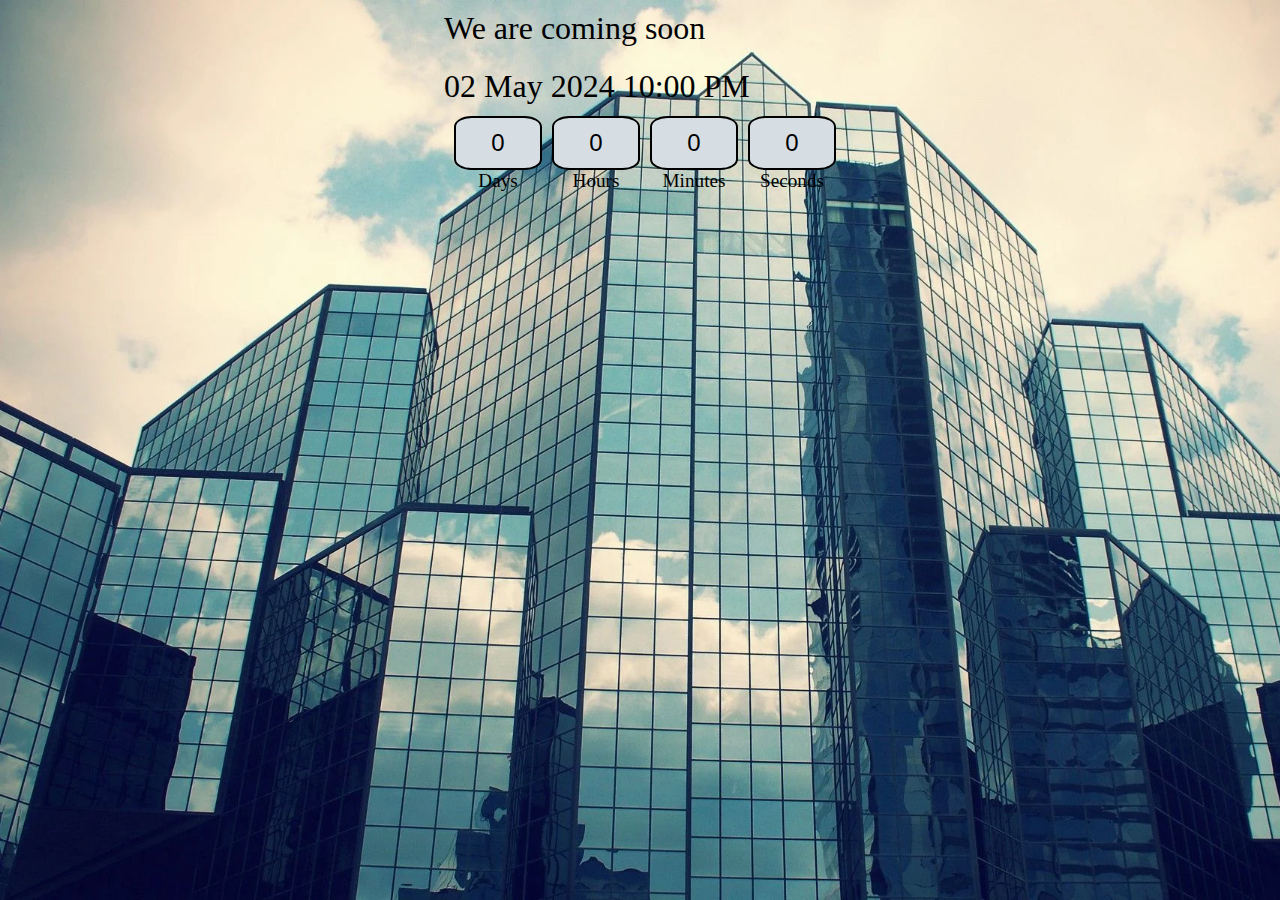
<file: p1 countdown/index.html>
<!DOCTYPE html>
<html lang="en">
<head>
    <meta charset="UTF-8">
    <meta name="viewport" content="width=device-width, initial-scale=1.0">
    <title>count Down</title>
    <link rel="stylesheet" href="style.css">
</head>
<body>
    
    <div class="container">
        <div class="overlays">
            <div class="title">We are coming soon</div>
            <div class="title" id="end-date">30 April 2024 10:00 PM</div>

            <div class="col">
                <div>
                    <input type="text" readonly value="0">
                    <br>
                    <label for="">Days</label>
                </div>

                <div>
                    <input type="text" readonly value="0">
                    <br>
                    <label for="">Hours</label>
                </div>

                <div>
                    <input type="text" readonly value="0">
                    <br>
                    <label for="">Minutes</label>
                </div>

                <div>
                    <input type="text" readonly value="0">
                    <br>
                    <label for="">Seconds</label>
                </div>
            </div>
        </div>
    </div>

    <script src="app.js"></script>
</body>
</html>
</file>
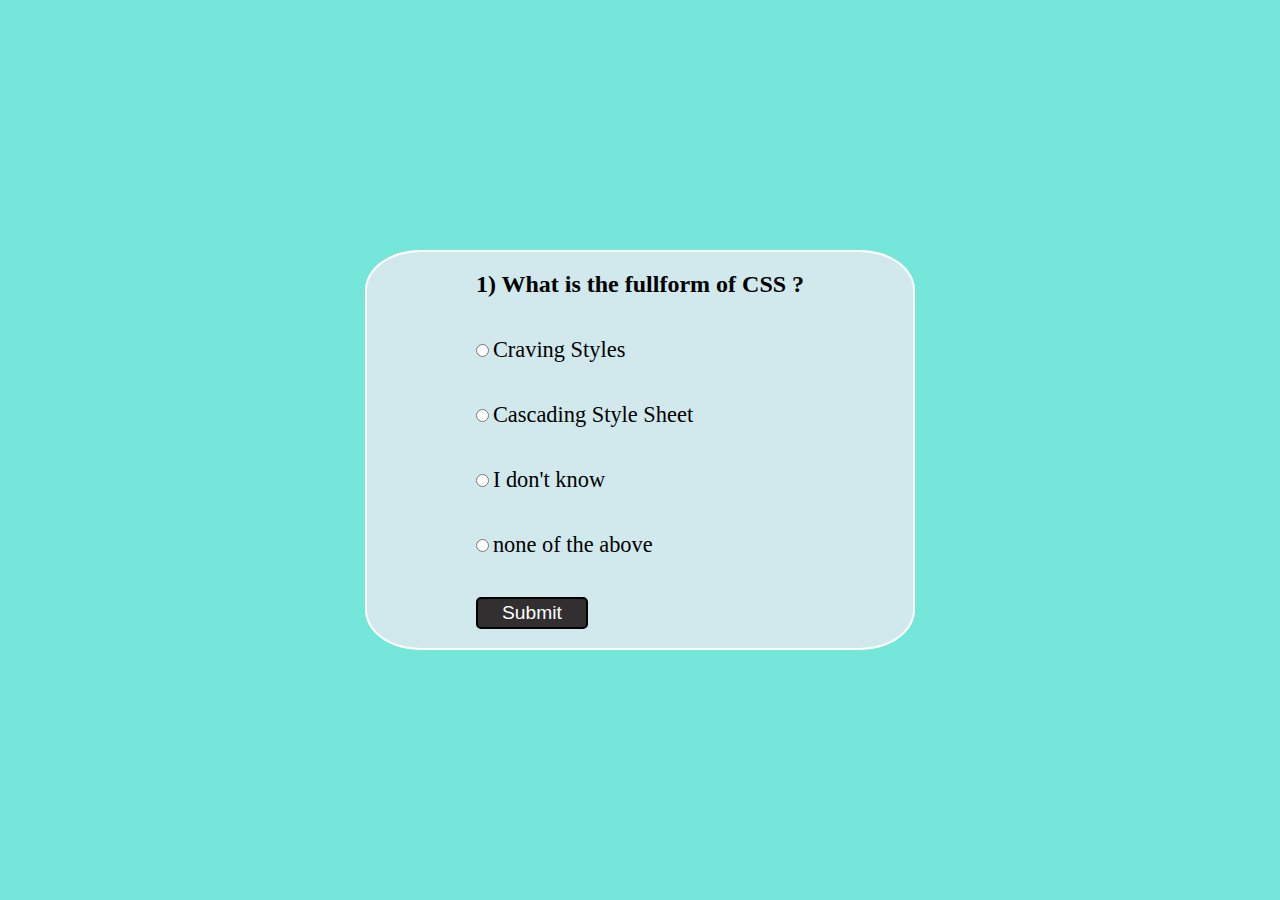
<file: quiz app/index.html>
<!DOCTYPE html>
<html lang="en">
<head>
    <meta charset="UTF-8">
    <meta name="viewport" content="width=device-width, initial-scale=1.0">
    <title>Quiz</title>
    <link rel="stylesheet" href="style.css">
</head>
<body>
    <div class="main">
        <div class="box">
            <div class="col-box">
                <h2 id="question">Lorem ipsum dolor sit amet consectet ?</h2>
            </div>

            <div class="col-box">
                <input type="radio" class="option" value="a" id="first" required>
                <label for="first">Testing 1</label>
            </div>
            <div class="col-box">
                <input type="radio" class="option" value="b" id="second" required>
                <label for="second">Testing 2</label>
            </div>
            <div class="col-box">
                <input type="radio" class="option" value="c" id="third" required>
                <label for="first">Testing 3</label>
            </div>
            <div class="col-box">
                <input type="radio" class="option" value="d" id="fourth" required>
                <label for="fourth">Testing 4</label>
            </div>

            <button id="submitbtn">Submit</button>
        </div>
    </div>

    <script src="app.js"></script>
</body>
</html>
</file>
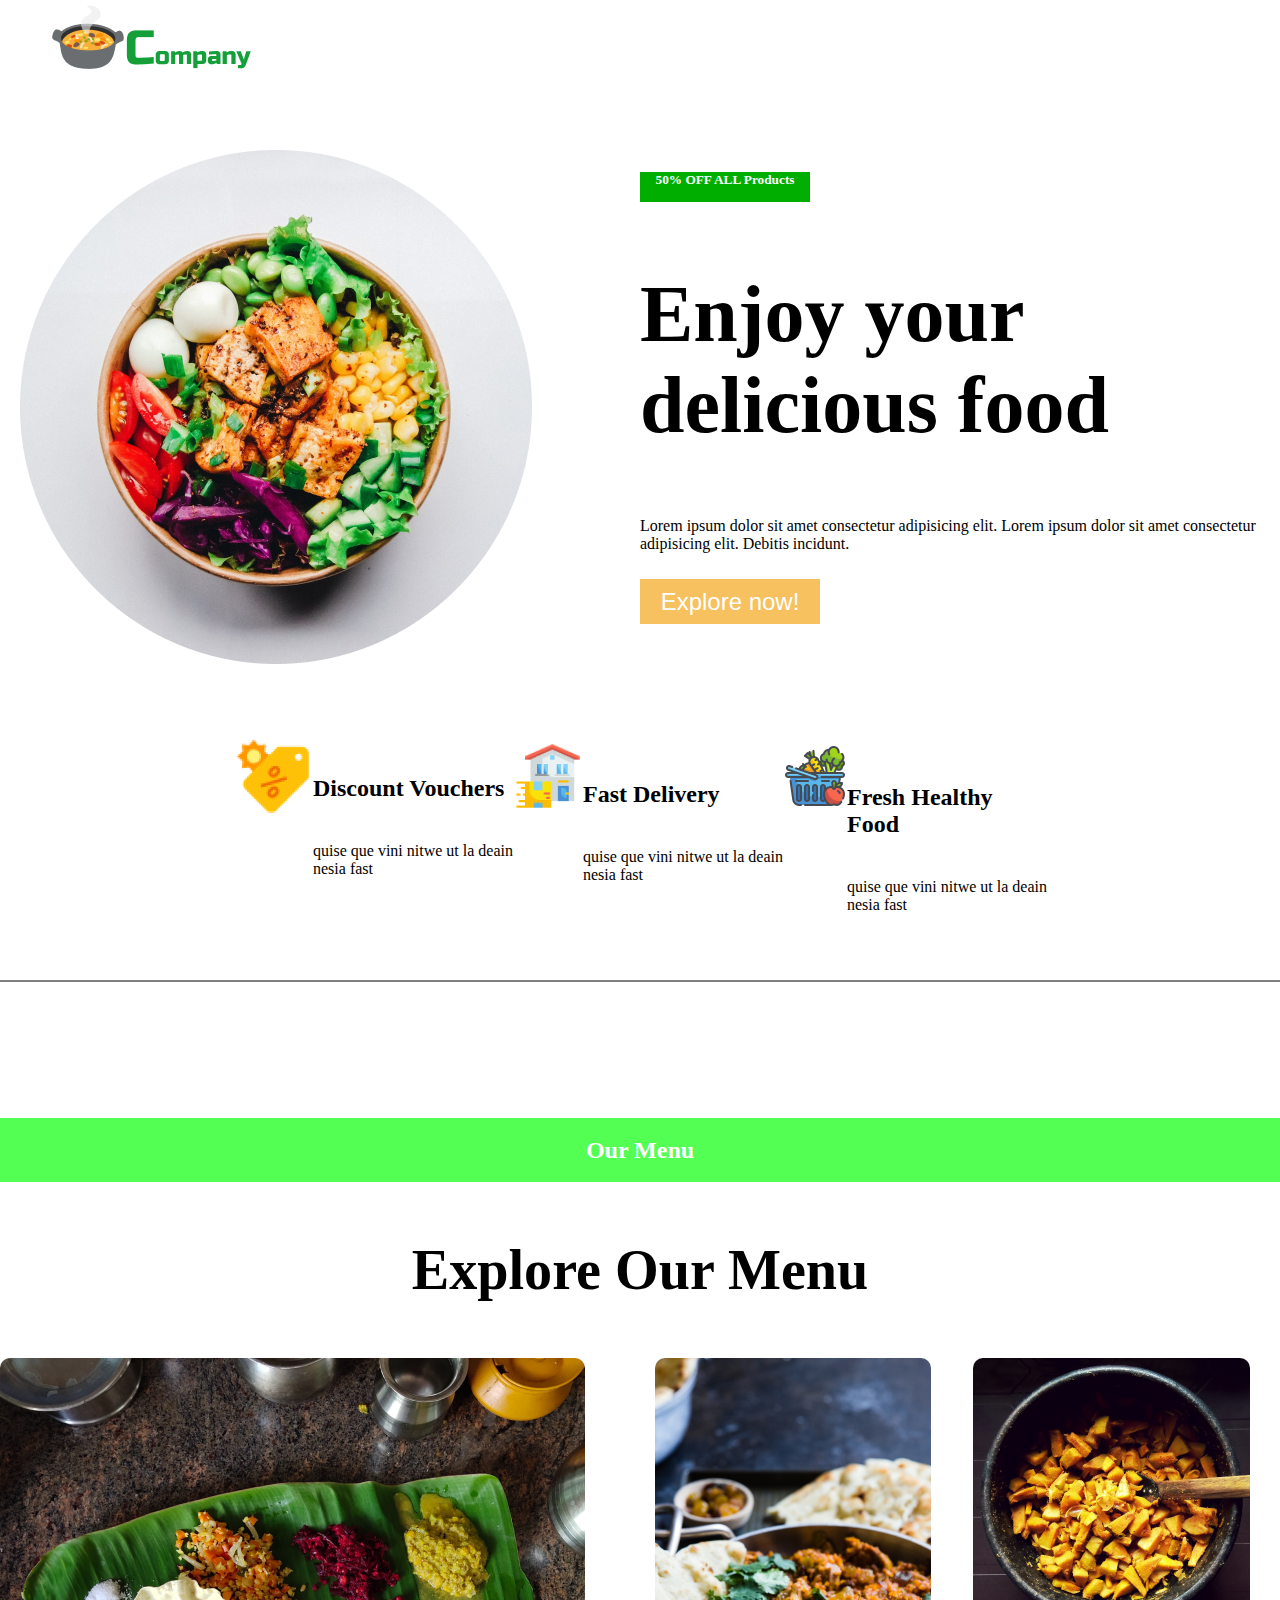
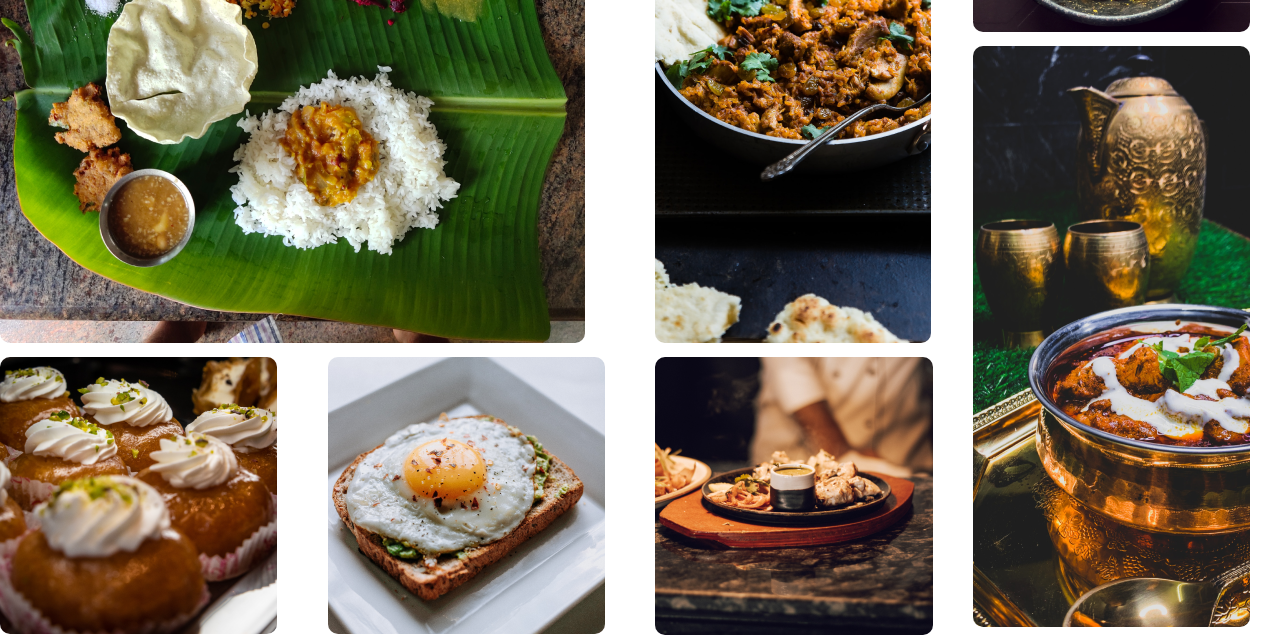
<file: restaurant web/restau.html>
<!DOCTYPE html>
<html lang="en">
<head>
    <meta charset="UTF-8">
    <meta name="viewport" content="width=device-width, initial-scale=1.0">
    <link rel="stylesheet" href="restau.css">
    <title>The Cooking Company</title>
</head>
<body>
    <div class="topcontainer">
        <div class="logo">
            <img src="logo.png">
        </div>
    </div>
    <div class="welcome">
        <div class="introdish">
            <img src="hero_image.png" alt="">
        </div>
        <div class="introinfo">
            <div class="offer">
                <h5>50% OFF ALL Products</h5>
            </div>
            <div class="infotext">
                <h2>Enjoy your delicious food</h2>
                <p>Lorem ipsum dolor sit amet consectetur adipisicing elit.
                   Lorem ipsum dolor sit amet consectetur adipisicing elit. Debitis incidunt.
                </p>
            </div>
            <button class="explorebtn">Explore now!</button>
        </div>
    </div>
    <div class="midcontainer">
        <div class="feature">
            <div class="dis_icon">
                <img src="discount.png" alt="">
            </div>
            <div class="dis_info">
                <h5>Discount Vouchers</h5>
                <p>quise que vini nitwe ut la deain nesia fast</p>
            </div>
        </div>
        <div class="feature">
            <div class="dis_icon">
                <img src="delivery.png" alt="">
            </div>
            <div class="dis_info">
                <h5>Fast Delivery</h5>
                <p>quise que vini nitwe ut la deain nesia fast</p>
            </div>
        </div>
        <div class="feature">
            <div class="dis_icon">
                <img src="fresh.png" alt="">
            </div>
            <div class="dis_info">
                <h5>Fresh Healthy Food</h5>
                <p>quise que vini nitwe ut la deain nesia fast</p>
            </div>
        </div>
    </div>

    <div class="footer">
        <div class="line"></div>
    </div>

    <div class="menu_container">
        <div class="our_menu">Our Menu</div>
        <div class="heading">
            <h3>Explore Our Menu</h3>
        </div>
        <div class="grid">
            <div class="grid_item1">
                <img class="grid_image" src="grid_image1.png" alt="">
            </div>
            <div class="grid_item2">
                <img class="grid_image" src="grid_image2.png" alt="">
            </div>
            <div class="grid_item3">
                <img class="grid_image" src="grid_image3.png" alt="">
            </div>
            <div class="grid_item4">
                <img class="grid_image" src="grid_image4.png" alt="">
            </div>
            <div class="grid_item5">
                <img class="grid_image" src="grid_image5.png" alt="">
            </div>
            <div class="grid_item6">
                <img class="grid_image" src="grid_image6.png" alt="">
            </div>
            <div class="grid_item7">
                <img class="grid_image" src="grid_image7.png" alt="">
            </div>
            
        </div>
    </div>
</body>
</html>
</file>
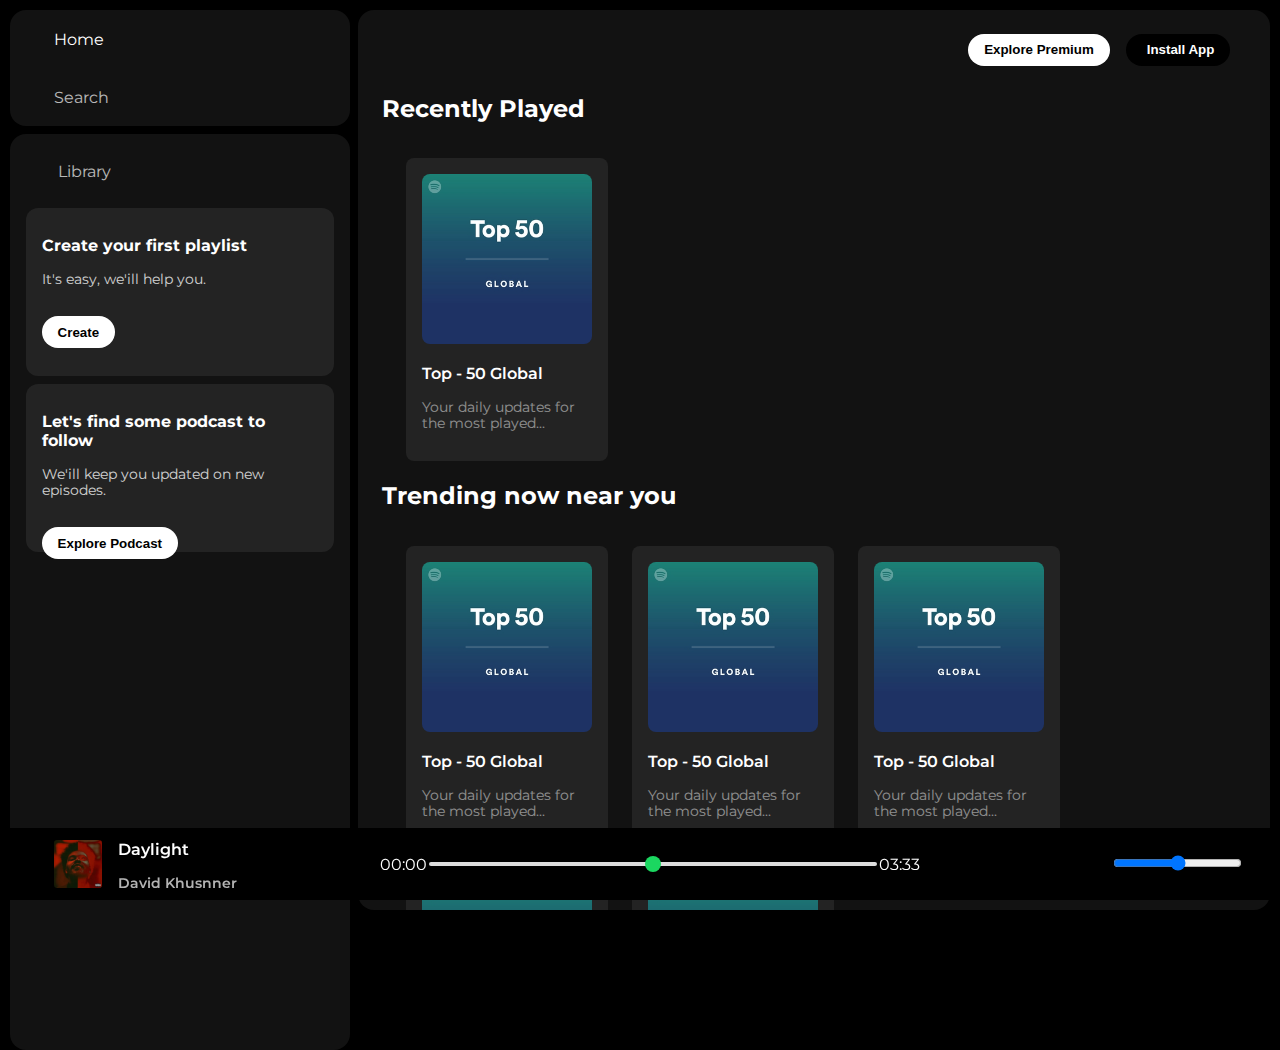
<file: spotify clone/spo.html>
<!DOCTYPE html>
<html lang="en">
<head>
    <meta charset="UTF-8">
    <meta name="viewport" content="width=device-width, initial-scale=1.0">
    <link rel="stylesheet" href="https://cdnjs.cloudflare.com/ajax/libs/font-awesome/6.5.2/css/all.min.css" integrity="sha512-SnH5WK+bZxgPHs44uWIX+LLJAJ9/2PkPKZ5QiAj6Ta86w+fsb2TkcmfRyVX3pBnMFcV7oQPJkl9QevSCWr3W6A==" crossorigin="anonymous" referrerpolicy="no-referrer" />
    <title>Spotify - Web Player : Music for everyone</title>
    <link rel="preconnect" href="https://fonts.googleapis.com">
    <link rel="preconnect" href="https://fonts.gstatic.com" crossorigin>
    <link href="https://fonts.googleapis.com/css2?family=Montserrat:wght@100..900&display=swap" rel="stylesheet">
    <link rel="stylesheet" href="spo.css">
</head>
<body>
    <div class="main">
        <div class="sidebar">
            <div class="nav">
                <div class="nav-option" style="opacity: 1;">
                    <i class="fa-solid fa-house"></i>
                    <a href="#">Home</a>
                </div>
                <div class="nav-option">
                    <i class="fa-solid fa-magnifying-glass"></i>
                    <a href="#">Search</a>
                </div>
            </div>
            <div class="library">
                <div class="options">
                    <div class="lib-option nav-option">
                        <i class="fa-solid fa-bookmark"></i>
                        <a href="#">Library</a>
                    </div>
                    <div class="icon">
                        <i class="fa-solid fa-plus"></i>
                        <i class="fa-solid fa-arrow-right"></i>
                    </div>
                </div>
                <div class="lib-box">
                    <div class="box">
                        <p class="box-p1">Create your first playlist</p>
                        <p class="box-p2">It's easy, we'ill help you.</p>
                        <button class="badge">Create</button>
                    </div>
                    <div class="box">
                        <p class="box-p1">Let's find some podcast to follow</p>
                        <p class="box-p2">We'ill keep you updated on new episodes.</p>
                        <button class="badge">Explore Podcast</button>
                    </div>
                </div>
            </div>
        </div>
        <div class="main-content">
            <div class="sticky-nav">
                <div class="sticky-nav-icons">
                    <i class="fa-solid fa-chevron-left"></i>
                    <i class="fa-solid fa-chevron-right hide"></i>
                </div>
                <div class="sticky-nav-btn">
                    <button class="badge nav-item hide">Explore Premium</button>
                    <button class="badge nav-item dark-badge"><i class="fa-regular fa-circle-down" style="margin-right: 5px;"></i>Install App</button>
                    <i class="fa-regular fa-user"></i>
                </div>                
            </div>
            
            <h2>Recently Played</h2>
            <div class="card-container">
                <div class="card">
                    <img src="assets/image1.jpg" class="card-img">
                    <p class="card-title">Top - 50 Global</p>
                    <p class="card-info">Your daily updates for the most played...</p>
                </div>
            </div>

            <h2>Trending now near you</h2>
            <div class="card-container">
                <div class="card">
                    <img src="assets/image1.jpg" class="card-img">
                    <p class="card-title">Top - 50 Global</p>
                    <p class="card-info">Your daily updates for the most played...</p>
                </div>
                <div class="card">
                    <img src="assets/image1.jpg" class="card-img">
                    <p class="card-title">Top - 50 Global</p>
                    <p class="card-info">Your daily updates for the most played...</p>
                </div>
                <div class="card">
                    <img src="assets/image1.jpg" class="card-img">
                    <p class="card-title">Top - 50 Global</p>
                    <p class="card-info">Your daily updates for the most played...</p>
                </div>
                <div class="card">
                    <img src="assets/image1.jpg" class="card-img">
                    <p class="card-title">Top - 50 Global</p>
                    <p class="card-info">Your daily updates for the most played...</p>
                </div>
                <div class="card">
                    <img src="assets/image1.jpg" class="card-img">
                    <p class="card-title">Top - 50 Global</p>
                    <p class="card-info">Your daily updates for the most played...</p>
                </div>
            </div>

            <h2>Featured Charts</h2>
            <div class="card-container">
                <div class="card">
                    <img src="assets/image1.jpg" class="card-img">
                    <p class="card-title">Top - 50 Global</p>
                    <p class="card-info">Your daily updates for the most played...</p>
                </div>
                <div class="card">
                    <img src="assets/image1.jpg" class="card-img">
                    <p class="card-title">Top - 50 Global</p>
                    <p class="card-info">Your daily updates for the most played...</p>
                </div>
                <div class="card">
                    <img src="assets/image1.jpg" class="card-img">
                    <p class="card-title">Top - 50 Global</p>
                    <p class="card-info">Your daily updates for the most played...</p>
                </div>
            </div>
            <div class="footer">
                <div class="line"></div>
            </div>
            
        </div>
        <div class="player">
            <div class="album">
                <div class="song-icon songi">
                    <img src="assets/image2.jpg" class="album-img">
                </div>
                <div class="song-discrip songi">
                    <p class="song">Daylight</p>
                    <p class="singer">David Khusnner</p>
                </div>
                <i class="fa-regular fa-heart songi"></i>
                <i class="fa-regular fa-window-maximize songi"></i>
            </div>
            <div class="music-player">
                <div class="player-controls">
                    <i class="fa-solid fa-shuffle player-control-icon"></i>
                    <i class="fa-solid fa-backward-step player-control-icon"></i>
                    <i class="fa-solid fa-circle-play player-control-icon" style="opacity: 1; font-size: 2rem;" ></i>
                    <i class="fa-solid fa-forward-step player-control-icon"></i>
                    <i class="fa-solid fa-repeat player-control-icon"></i>
                </div>
                <div class="playback-bar">
                    <span>00:00</span>
                    <input type="range" min="0" max="100" class="progress-bar" step="1">
                    <span>03:33</span>
                </div>
            </div>
            <div class="controls">
                <div class="control-icons">
                    <i class="fa-regular fa-microphone c-icon"></i>
                    <i class="fa-solid fa-bars-staggered c-icon"></i>
                    <i class="fa-regular fa-play c-icon"></i>
                    <i class="fa-solid fa-headphones c-icon"></i>
                    <i class="fa-solid fa-volume-low c-icon"></i>
                </div>
                <div class="volume-bar">
                    <input type="range" min="0" max="100" class="sound-bar" step="1">
                </div>
            </div>
        </div>
    </div>


    
</body>
</html>
</file>
<file: p1 countdown/style.css>
body {
    padding: 0;
    margin: 0;

}

.container {
    height: 100vh;
    width: 100%;
    padding: none;
    margin: 0;
    display: flex;
    justify-content: center;
    background-image: url("img1.webp");
    background-size: cover;
}

.title {
    margin-top: 10px;
    height: 3rem;
    width: 20rem;
    font-size: 2rem;
}

.col {
    display: flex;
    justify-content: space-around;
    font-size: 1.2rem;
    text-align: center;
    
}

.col div {
    margin-left: 10px;
}

input {
    width: 5rem;
    height: 3rem;
    text-align: center;
    font-size: 1.5rem;
    border: 2px solid black;
    border-radius: 20%;
    background-color: rgb(214, 222, 228);
}
</file>
<file: quiz app/style.css>
* {
    padding: 0;
    margin: 0;
    box-sizing: border-box;
}

body {
    background-color: #75E6DA;
}

.main {
    height: 100vh;
    width: 100%;
    display: flex;
    justify-content: center;
    align-items: center;
}

.box {
    height: 400px;
    width: 550px;
    background-color: #d1e9ec;
    border: 2px solid white;
    border-radius: 10%;
    display: grid;
    justify-content: center;
    align-items: center;
}

label {
    font-size: 1.4rem;
}

#submitbtn {
    width: 7rem;
    height: 2rem;
    border: 2px solid black;
    border-radius: 5px;
    color: white;
    background-color: rgb(49, 47, 47);
    font-size: 1.2rem;
}

#submitbtn:hover {
    transform: scale(1.1);
}
</file>
<file: restaurant web/restau.css>
body {
    margin: 0;
}
.topcontainer {
    position: sticky;
    top: 0;
    z-index: 50;
    width: 100%;
}
.logo {
    margin-left: 50px;
}
.welcome {
    padding: 20px;
    display: flex;
    margin-top: 50px;
}
.introdish {
    width: 50%;
}
.introinfo {
    width: 50%;
}
.explorebtn {
    background-color: rgb(246, 193, 94);
    color: #fff;
    height: 45px;
    width: 180px;
    font-size: 1.5rem;
    border: none;
}
.offer {
    background-color: rgb(0, 174, 0);
    height: 30px;
    width: 170px;
    border: none;
    color: #fff;
    text-align: center;
    align-self: center;
}
.infotext {
    height: 60%;

}
h2 {
    font-size: 5rem;
    font-weight: 700;
}
.midcontainer {
    width: 100%;
    height: 180px;
    display: flex;
    justify-content: center;
    align-items: center;
    padding: 1rem, 2rem, 1rem, 2rem;
}
.feature {
    display: flex;
}
.dis_info h5 {
    font-size: 1.5rem;
    font-weight: 800;
}

.dis_info {
    height: 50px;
    width: 200px;
}

.footer {
    height: 250px;
    display: flex;
    justify-content: center;
    align-items: center;
}

.line {
    width: 100%;
    height: 10%;
    border-top: 2px solid black;
    opacity: 0.5;
}

.our_menu {
    display: flex;
    justify-content: center;
    align-items: center;
    font-size: 1.5rem;
    font-weight: 600;
    background-color: rgb(82, 255, 82);
    color: white;
    height: 4rem;
    
    border: transparent;

}
.heading {
    display: flex;
    justify-content: center;
    font-size: 3rem;
    font-weight: 600;
}

.grid {
 display: grid;
 gap: 10px;
 grid-template-areas: 
 "I1 I1 I2 I3"
 "I1 I1 I2 I7"
 "I4 I5 I6 I7";
}

.grid_image {
    border-radius: 10px;
    transition: 0.2s ease-in-out;
}

.grid_image:hover {
    transform: scale(1.05);
}

.grid_item1 {
    grid-area: I1;
}
.grid_item2 {
    grid-area: I2;
}
.grid_item3 {
    grid-area: I3;
}
.grid_item4 {
    grid-area: I4;
}
.grid_item5 {
    grid-area: I5;
}
.grid_item6 {
    grid-area: I6;
}
.grid_item7 {
    grid-area: I7;
}
</file>
<file: spotify clone/spo.css>
body {
    font-family: "Montserrat", sans-serif;
    margin: 0;
    background-color: #000;
    color: #fff;
    overflow: hidden;
}

.main {
    display: flex;
    height: 100vh;
    padding: 0.6rem;
}

.sidebar {
    background-color: rgb(0, 0, 0);
    width: 340px;
    border-radius: 1rem; /* 1 rem = 16px*/
    margin-right: 0.5rem;
}
.player {
    background-color: black;
    width: 100%;
    position: fixed;
    bottom: 0;
    height: 72px;
    
}
.main-content {
    background-color: #121212;
    flex: 1;
    overflow: auto;
    border-radius: 1rem;
    padding: 0 1.5rem 0 1.5rem;
}

a {
    text-decoration: none;
    color: #fff;
}

.nav {
    background-color: #121212;
    border-radius: 1rem;
    display: flex;
    flex-direction: column;
    justify-content: center;
    height: 100px;
    padding: 0.5rem 0.75rem;
}

.nav-option {
    line-height: 2.5rem;
    opacity: 0.7;
    padding: 0.5rem 1rem;
}
.nav-option:hover {
    opacity: 1;
}
.nav-option i {
    font-size: 1.25rem;
}
.nav-option a {
    font-size: 1rem;
    margin-left: 1rem;
}

.library {
    background-color: #121212;
    border-radius: 1rem;
    height: 100%;
    margin-top: 0.5rem;
    padding: 0.5rem 1rem;
}
.options {
    display: flex;
    justify-content: space-between;
    align-items: center;
}
.icon {
    font-size: 1.25rem;
    display: flex;
}
.icon i{
    opacity: 0.7;
    margin-right: 1rem;
}
.icon i:hover {
    opacity: 1;
}
.box {
    height: 9rem;
    background-color: #232323;
    border-radius: 0.75rem;
    margin: 0.5rem 0 0.5rem;
    padding: 0.75rem 1rem;
    
}
.box-p1 {
    font-size: 1rem;
    font-weight: 700;
}
.box-p2 {
    font-size: 0.85rem;
    opacity: 0.8;
}
.badge {
    background-color: #fff;
    border: none;
    border-radius: 100px;
    padding: 0.25rem 1rem;
    font-weight: 700;
    height: 2rem;
    margin-top: 1rem;
}
.dark-badge{
    background-color: #000;
    color: #fff;
}
.sticky-nav {
    position: sticky;
    top: 0;
    background-color: #121212;
    display: flex;
    justify-content: space-between;
    align-items: center;
    padding: 0.5rem 0 0.5rem 0;
    z-index: 10;
}
.sticky-nav-icons {
    font-size: 1.75rem;
    margin-left: 0.75rem;
}
.sticky-nav-btn {
    display: flex;
    justify-content: center;
    align-items: center;
}
.nav-item {
    margin-right: 1rem;
}
@media (max-width: 1000px) {
    .hide {
        display: none;
    }
}
.card {
    background-color: #232323;
    width: 170px;
    border-radius: 0.5rem;
    padding: 1rem;
    margin-left: 1.5rem;
    margin-top: 1rem;
}
.card-container {
    display: flex;
    flex-wrap: wrap;
}
.card-img {
    width: 100%;
    border-radius: 0.5rem;
}
.card-title {
    font-weight: 600;
}
.card-info {
    font-size: 0.85rem;
    opacity: 0.5;
}
.footer {
    height: 300px;
    display: flex;
    justify-content: center;
    align-items: center;
}
.line {
    width: 90%;
    height: 30%;
    border-top: 1px solid white;
    opacity: 0.4;
}
.player {
    display: flex;
    justify-content: space-between;
    align-items: center;
}
.album {
    width: 25%;
    display: flex;
    justify-content: center;
    align-items: center;
    
}
.music-player {
    width: 50%;
}
.controls {
    width: 25%;
    display: flex;
    justify-content: center;
    align-items: center;
}
.player-control-icon {
    font-size: 1.5rem;
    margin-right: 2rem;
    opacity: 0.7;
}
.player-control-icon:hover {
    opacity: 1;
}
.player-controls {
    display: flex;
    justify-content: center;
    align-items: center;
    
}
.playback-bar {
    display: flex;
    justify-content: center;
    align-items: center;
}
.progress-bar {
    width: 70%;
    appearance: none;
    background-color: transparent;
    cursor: pointer;
}
.progress-bar::-webkit-slider-runnable-track {
    background-color: #ddd;
    border-radius: 100px;
    height: 0.2rem;
}
.progress-bar::-webkit-slider-thumb {
    appearance: none;
    height: 1rem;
    width: 1rem;
    border-radius: 50%;
    background-color: #1bd760;
    margin-top: -6px;
}

.song-icon {
    height: 3rem;
    width: 3rem;
    border-radius: 0.2rem;
}
.album-img {
    width: 100%;
    border-radius: 0.2rem;
}
.song {
    font-size: 1rem;
    font-weight: 600;
}
.singer {
    font-size: 0.85rem;
    font-weight: 600;
    opacity: 0.7;
}
.songi {
    margin-right: 1rem;
}
.control-icons {
    font-size: 1rem;
    margin-right: 1rem;
}
.c-icon {
    margin-left: 1rem;
}
</file>
